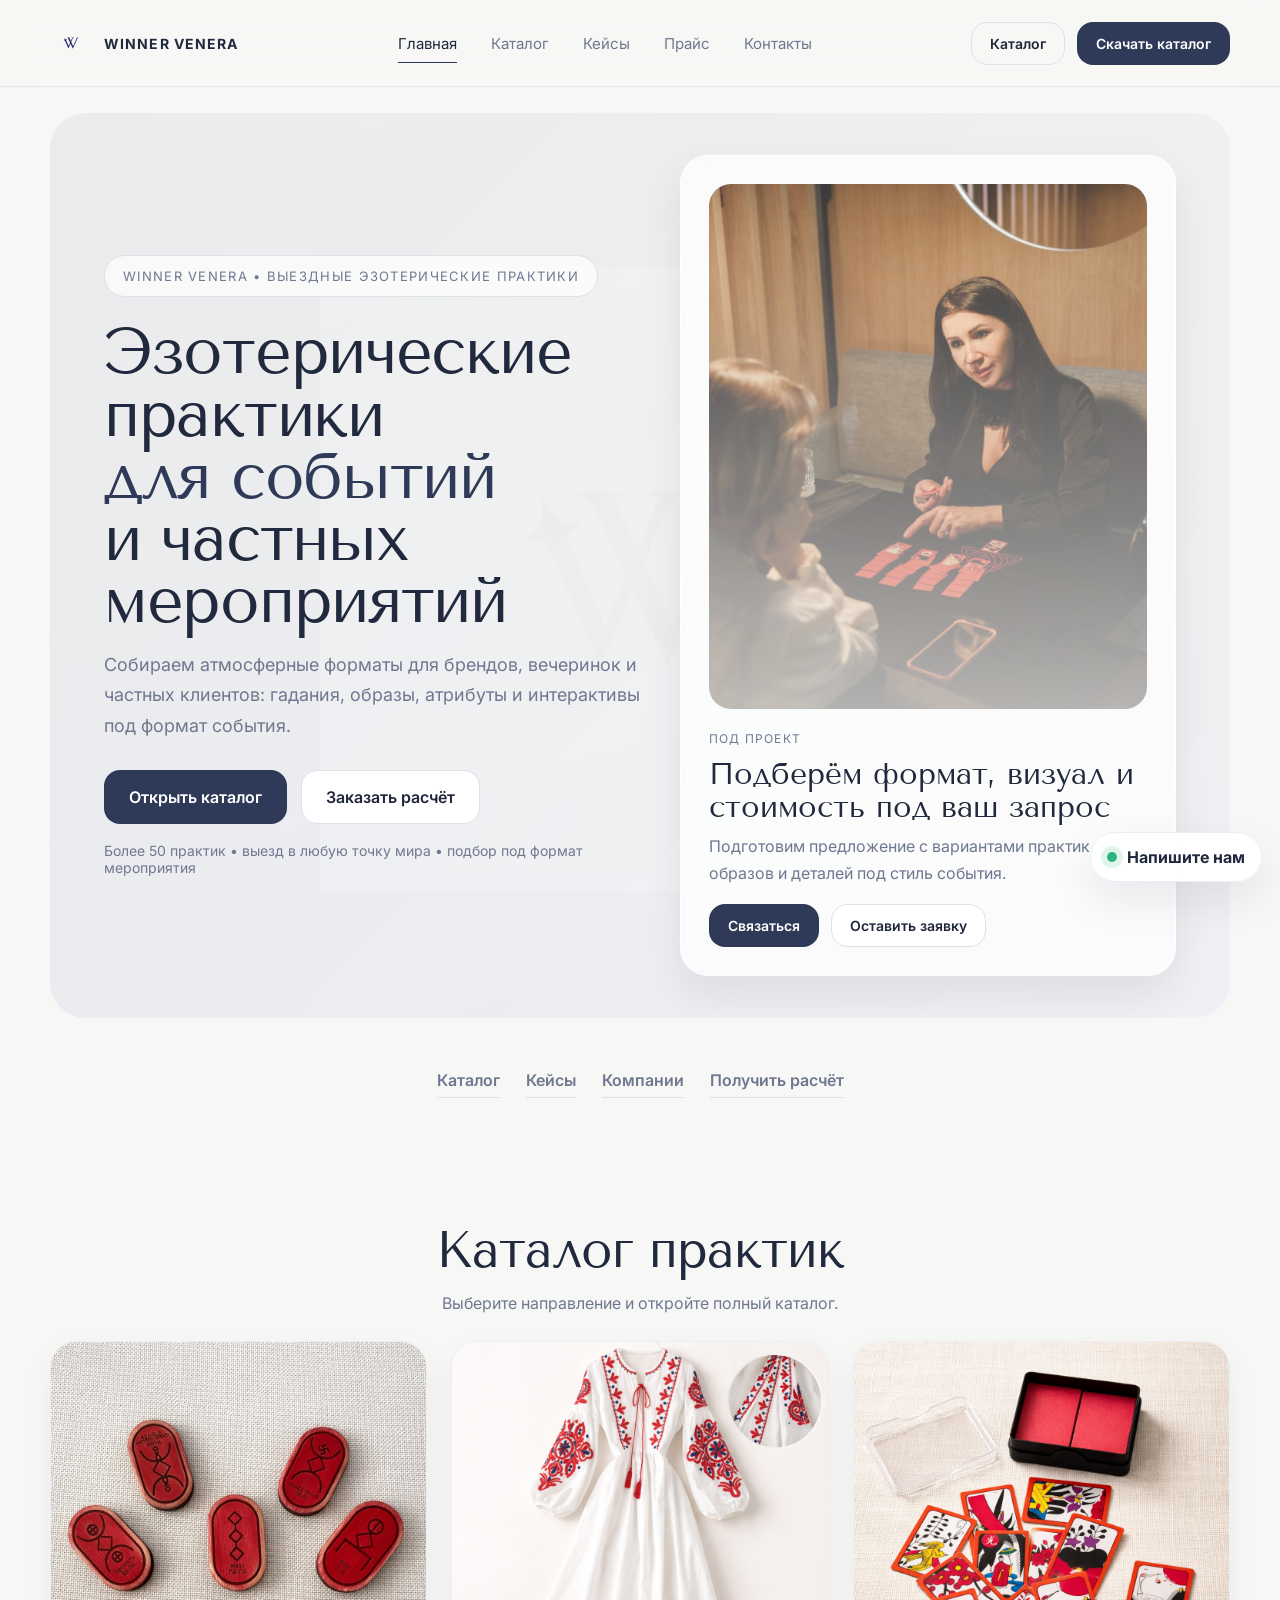
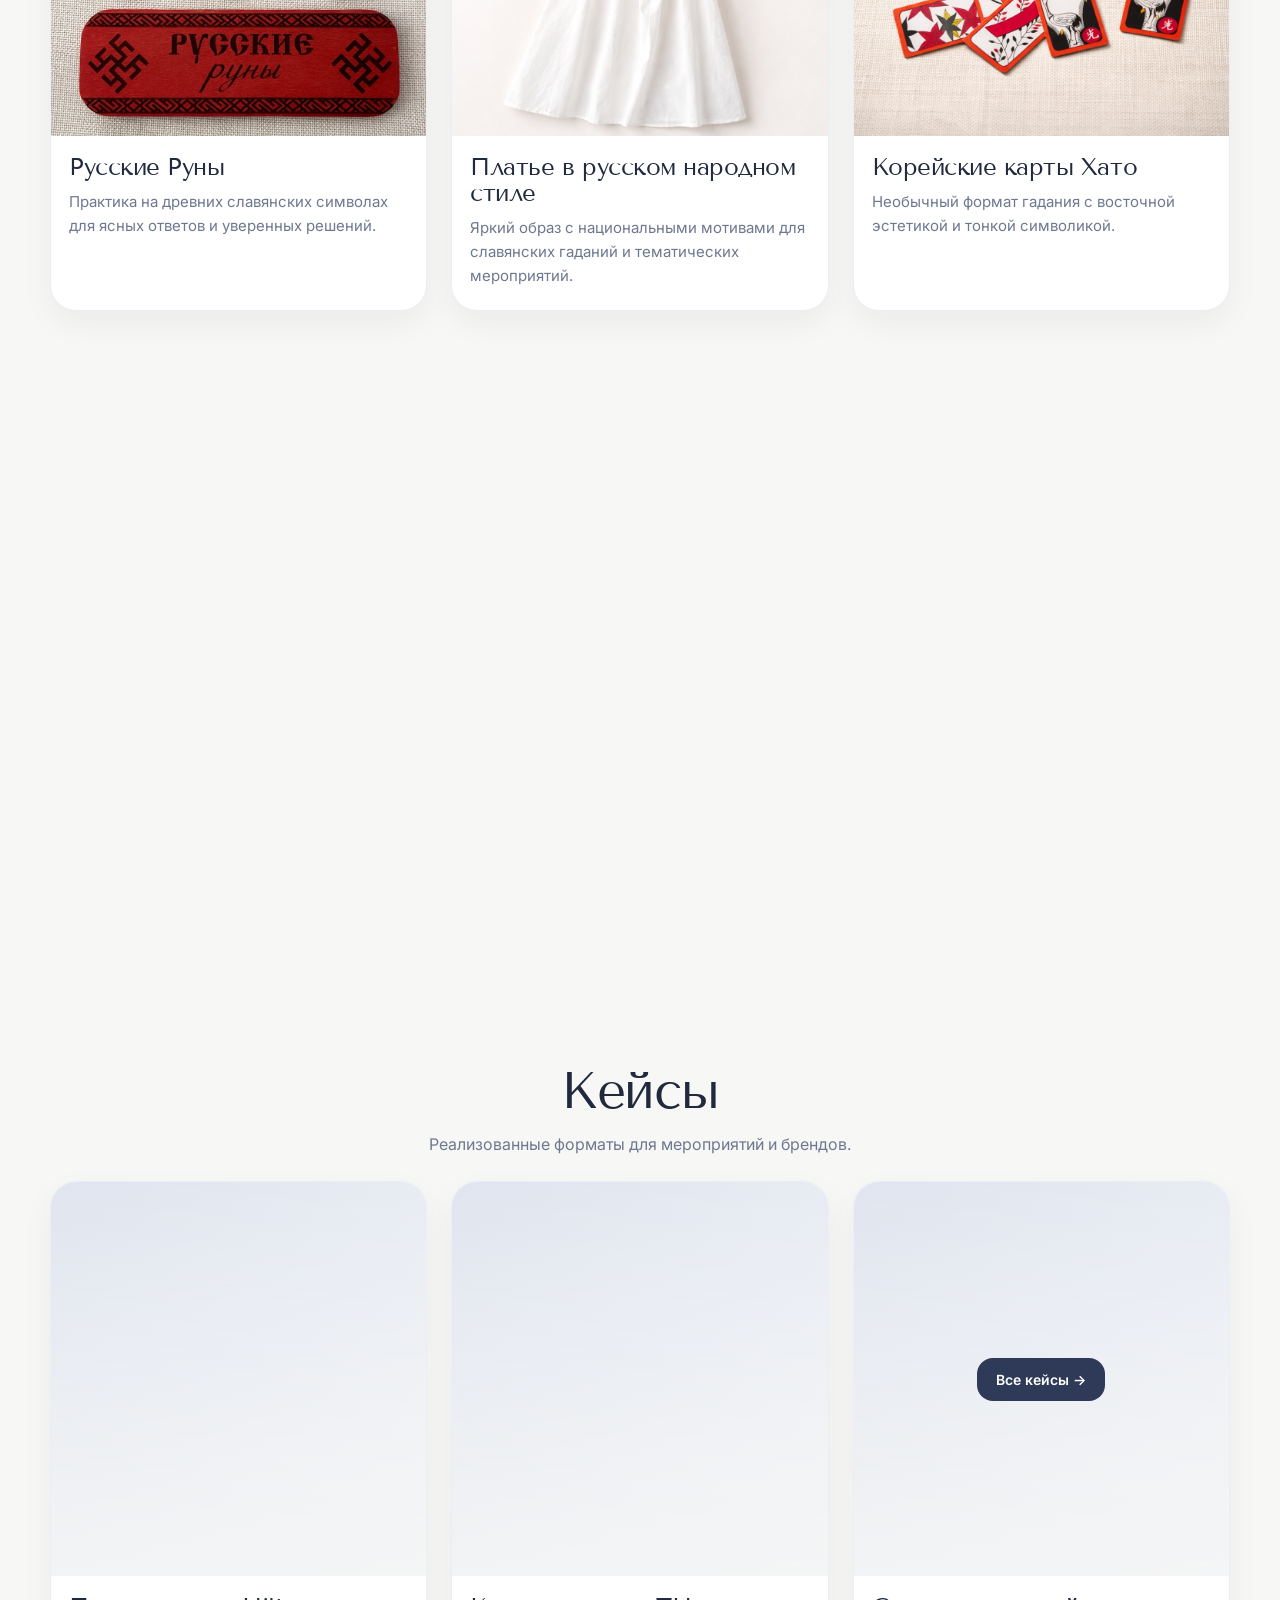
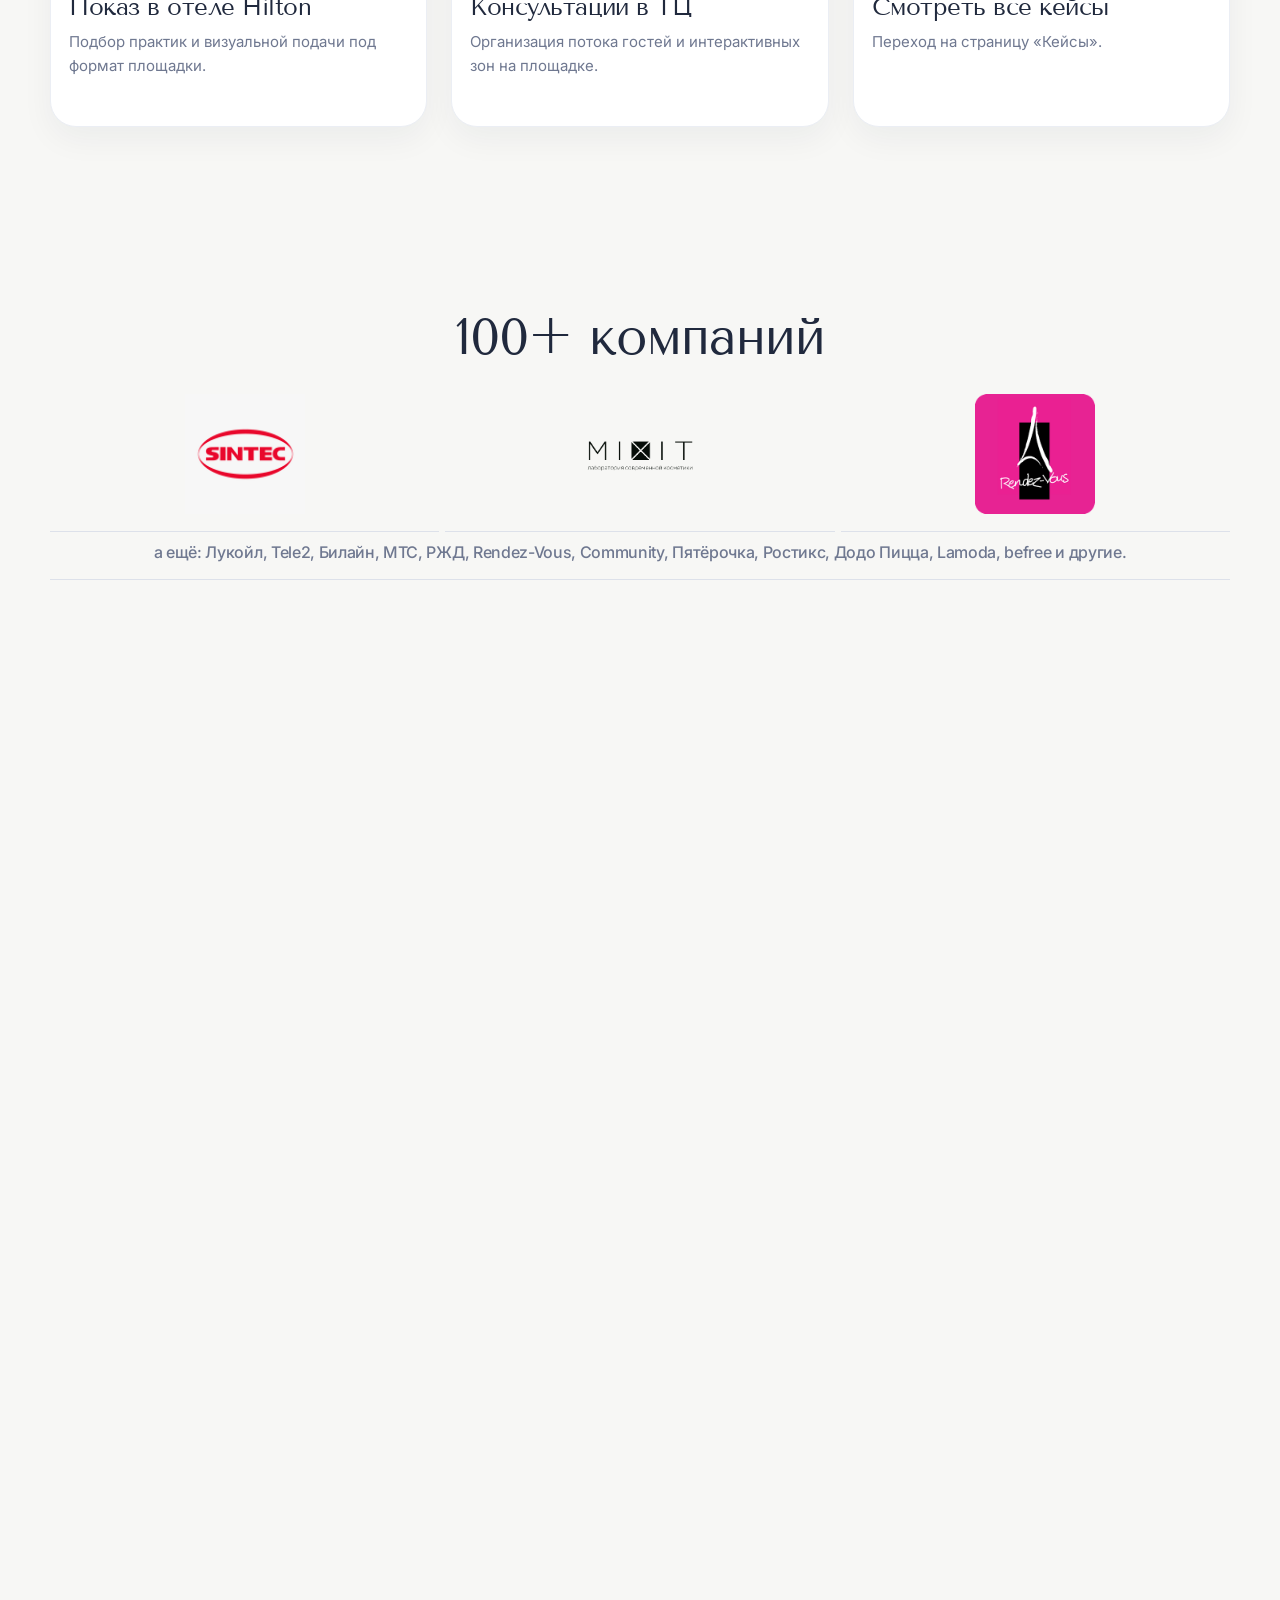
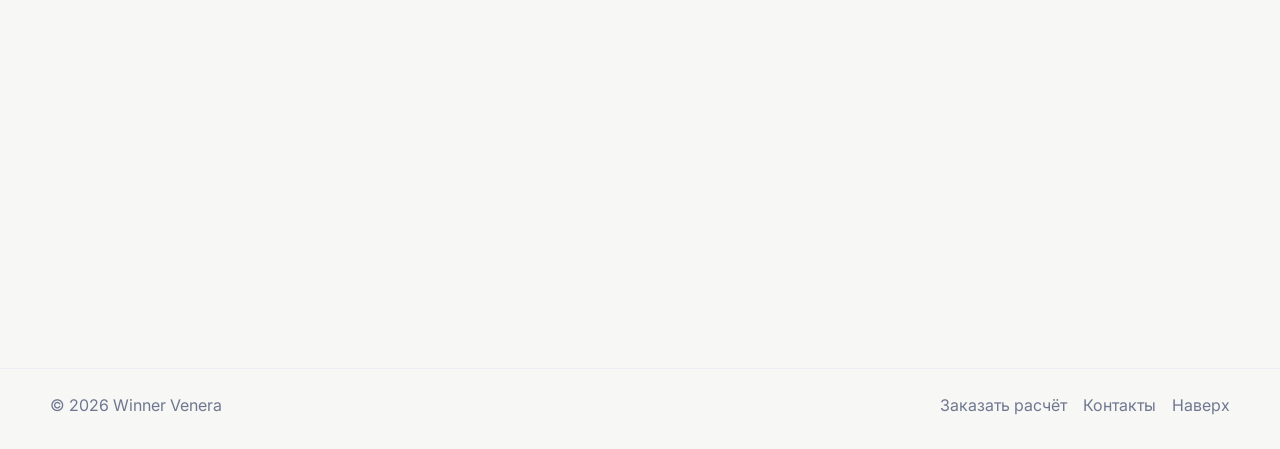
<file: index.html>
<!doctype html>
<html lang="ru">
<head>
  <meta charset="utf-8" />
  <meta name="viewport" content="width=device-width, initial-scale=1" />
  <title>Winner Venera — Главная</title>
  <link rel="stylesheet" href="assets/css/styles.css" />
</head>
<body>
<header class="header">
  <div class="container">
    <div class="nav">
      <a class="brand" href="index.html" aria-label="На главную">
        <div class="brand__mark"><img class="brand__logo" src="assets/img/logo.svg" alt="Winner Venera"></div>
        <div class="brand__name">Winner Venera</div>
      </a>

      <nav class="menu" aria-label="Основная навигация">
        <a class="is-active" href="index.html">Главная</a>
        <a href="catalog.html">Каталог</a>
        <a href="cases.html">Кейсы</a>
        <a href="price.html">Прайс</a>
        <a href="contacts.html">Контакты</a>
      </nav>

      <div class="nav__cta">
        <a class="btn btn--ghost btn--small" href="catalog.html">Каталог</a>
        <a class="btn btn--navy btn--small" href="price.html">Скачать каталог</a>
        <button class="burger" data-burger aria-label="Меню" aria-expanded="false">
          <span></span><span></span><span></span>
        </button>
      </div>
    </div>

    <div class="mobile-panel" data-mobile>
      <a class="is-active" href="index.html">Главная</a>
      <a href="catalog.html">Каталог</a>
      <a href="cases.html">Кейсы</a>
      <a href="price.html">Прайс</a>
      <a href="contacts.html">Контакты</a>
      <div class="mt-12" style="display:flex; gap:10px; flex-wrap:wrap; padding:0 8px;">
        <a class="btn btn--ghost btn--small" href="catalog.html">Каталог</a>
        <a class="btn btn--navy btn--small" href="price.html">Скачать каталог</a>
      </div>
    </div>
  </div>
</header>

<main>
<section class="hero reveal" id="top">
  <div class="container">
    <div class="hero-shell">
      <div class="hero-grid">
        <div class="hero-copy">
          <div class="hero-kicker">Winner Venera • выездные эзотерические практики</div>
          <h1 class="hero__title">Эзотерические практики<br><span>для событий</span><br>и частных мероприятий</h1>
          <p class="hero__text">
            Собираем атмосферные форматы для брендов, вечеринок и частных клиентов:
            гадания, образы, атрибуты и интерактивы под формат события.
          </p>

          <div class="hero-actions">
            <a class="btn btn--navy" href="catalog.html">Открыть каталог</a>
            <a class="btn" href="price.html">Заказать расчёт</a>
          </div>

          <div class="hero-note">Более 50 практик • выезд в любую точку мира • подбор под формат мероприятия</div>
        </div>

        <div class="hero-panel">
          <div class="hero-card">
            <div class="hero-card__art"></div>
            <div class="hero-card__content">
              <div class="hero-card__label">под проект</div>
              <div class="hero-card__title">Подберём формат, визуал и стоимость под ваш запрос</div>
              <p class="hero-card__text">
                Подготовим предложение с вариантами практик, образов и деталей под стиль события.
              </p>
              <div class="hero-card__actions">
                <a class="btn btn--navy btn--small" href="contacts.html">Связаться</a>
                <a class="btn btn--small" href="#calc">Оставить заявку</a>
              </div>
            </div>
          </div>
        </div>
      </div>
    </div>
  </div>
</section>

<section class="section section--tight reveal">
  <div class="container">
    <div class="quick-links">
      <a href="#catalog-preview">Каталог</a>
      <a href="#cases-preview">Кейсы</a>
      <a href="#brands">Компании</a>
      <a href="#calc">Получить расчёт</a>
    </div>
  </div>
</section>

<section class="section reveal" id="catalog-preview">
  <div class="container">
    <h2 class="section__title">Каталог практик</h2>
    <p class="section__subtitle">Выберите направление и откройте полный каталог.</p>

    <div class="grid mt-24">
      <article class="card">
        <div class="card__media"><img src="assets/img/catalog/gading-runes-russian.png" alt="Русские Руны" style="width:100%;height:100%;object-fit:cover;"></div>
        <div class="card__body">
          <h3 class="card__title">Русские Руны</h3>
          <p class="card__meta">Практика на древних славянских символах для ясных ответов и уверенных решений.</p>
        </div>
      </article>

      <article class="card">
        <div class="card__media"><img src="assets/img/catalog/costume-russian-dress.png" alt="Платье в русском народном стиле" style="width:100%;height:100%;object-fit:cover;"></div>
        <div class="card__body">
          <h3 class="card__title">Платье в русском народном стиле</h3>
          <p class="card__meta">Яркий образ с национальными мотивами для славянских гаданий и тематических мероприятий.</p>
        </div>
      </article>

      <article class="card">
        <div class="card__media"><img src="assets/img/catalog/gading-hato.png" alt="Корейские карты Хато" style="width:100%;height:100%;object-fit:cover;"></div>
        <div class="card__body">
          <h3 class="card__title">Корейские карты Хато</h3>
          <p class="card__meta">Необычный формат гадания с восточной эстетикой и тонкой символикой.</p>
        </div>
      </article>

      <article class="card">
        <div class="card__media"><img src="assets/img/catalog/costume-capes.png" alt="Накидки" style="width:100%;height:100%;object-fit:cover;"></div>
        <div class="card__body">
          <h3 class="card__title">Накидки</h3>
          <p class="card__meta">Универсальный элемент костюма для мистической, торжественной или сценической атмосферы.</p>
        </div>
      </article>

      <a class="card card--link" href="catalog.html" aria-label="Открыть весь каталог">
        <div class="card__media"><img src="assets/img/hero-bg.jpg" alt="Весь каталог Winner Venera" style="width:100%;height:100%;object-fit:cover;"></div>
        <div class="card__body">
          <h3 class="card__title">Смотреть весь каталог</h3>
          <p class="card__meta">Переход на страницу с разделами: гадание, костюмы, атрибуты и ткани.</p>
        </div>
      </a>
    </div>
  </div>
</section>

<section class="section reveal" id="cases-preview">
  <div class="container">
    <h2 class="section__title">Кейсы</h2>
    <p class="section__subtitle">Реализованные форматы для мероприятий и брендов.</p>

    <div class="grid mt-24">
      <article class="card">
        <div class="card__media"></div>
        <div class="card__body">
          <h3 class="card__title">Показ в отеле Hilton</h3>
          <p class="card__meta">Подбор практик и визуальной подачи под формат площадки.</p>
        </div>
      </article>

      <article class="card">
        <div class="card__media"></div>
        <div class="card__body">
          <h3 class="card__title">Консультации в ТЦ</h3>
          <p class="card__meta">Организация потока гостей и интерактивных зон на площадке.</p>
        </div>
      </article>

      <a class="card card--link" href="cases.html" aria-label="Открыть все кейсы">
        <div class="card__media">
          <div class="btn btn--navy btn--small">Все кейсы →</div>
        </div>
        <div class="card__body">
          <h3 class="card__title">Смотреть все кейсы</h3>
          <p class="card__meta">Переход на страницу «Кейсы».</p>
        </div>
      </a>
    </div>
  </div>
</section>

<section class="section reveal" id="brands">
  <div class="container">
    <h2 class="logo-wall__title">100+ компаний</h2>

    <div class="logo-wall">
      <div class="logo-item logo-item--media"><img src="assets/img/logos/sintek.png" alt="Синтек"></div>
      <div class="logo-item logo-item--media"><img src="assets/img/logos/mixit.png" alt="MIXIT"></div>
      <div class="logo-item logo-item--media"><img src="assets/img/logos/lukoil.png" alt="Лукойл"></div>
      <div class="logo-item logo-item--more">а ещё: Лукойл, Tele2, Билайн, МТС, РЖД, Rendez-Vous, Community, Пятёрочка, Ростикс, Додо Пицца, Lamoda, befree и другие.</div>
    </div>
  </div>
</section>

<section class="section reveal">
  <div class="container">
    <div class="split">
      <div class="photo" style="background-image:url('assets/img/about-photo.jpg');"></div>

      <div class="panel">
        <div class="kicker">Winner Venera</div>
        <h3 class="h2">Давайте знакомиться</h3>
        <div class="hr"></div>
        <p class="lead">
          Расскажите про мероприятие, на которое ищете эзотерические практики.
          Подготовим предложение в нужной стилистике и формате.
        </p>

        <div class="panel__actions">
          <a class="btn btn--navy" href="contacts.html">Написать в WhatsApp</a>
        </div>
      </div>
    </div>
  </div>
</section>

<section class="section reveal" id="calc">
  <div class="container">
    <div class="form">
      <div class="form__bg"></div>
      <div class="form__inner">
        <h2 class="form__title">Получите бесплатный расчёт</h2>
        <p class="form__sub">Подберём формат под ваше мероприятие и подготовим понятное предложение по стоимости.</p>

        <form class="form__row" data-demo-form>
          <input class="input" name="name" placeholder="Имя" required />
          <input class="input" name="phone" placeholder="+7 000 000-00-00" required />
          <button class="btn btn--navy" type="submit">Оставить заявку</button>
        </form>

        <div class="notice">Ответим и подготовим расчёт под ваш запрос.</div>
      </div>
    </div>
  </div>
</section>
</main>

<footer class="footer">
  <div class="container">
    <div class="footer__inner">
      <div>© <span id="y"></span> Winner Venera</div>
      <div style="display:flex; gap:16px; flex-wrap:wrap;">
        <a href="price.html">Заказать расчёт</a>
        <a href="contacts.html">Контакты</a>
        <a href="#top" onclick="window.scrollTo({top:0,behavior:'smooth'}); return false;">Наверх</a>
      </div>
    </div>
  </div>
</footer>

<script src="assets/js/main.js"></script>
<script>document.getElementById('y').textContent = new Date().getFullYear()</script>
</body>
</html>
</file>
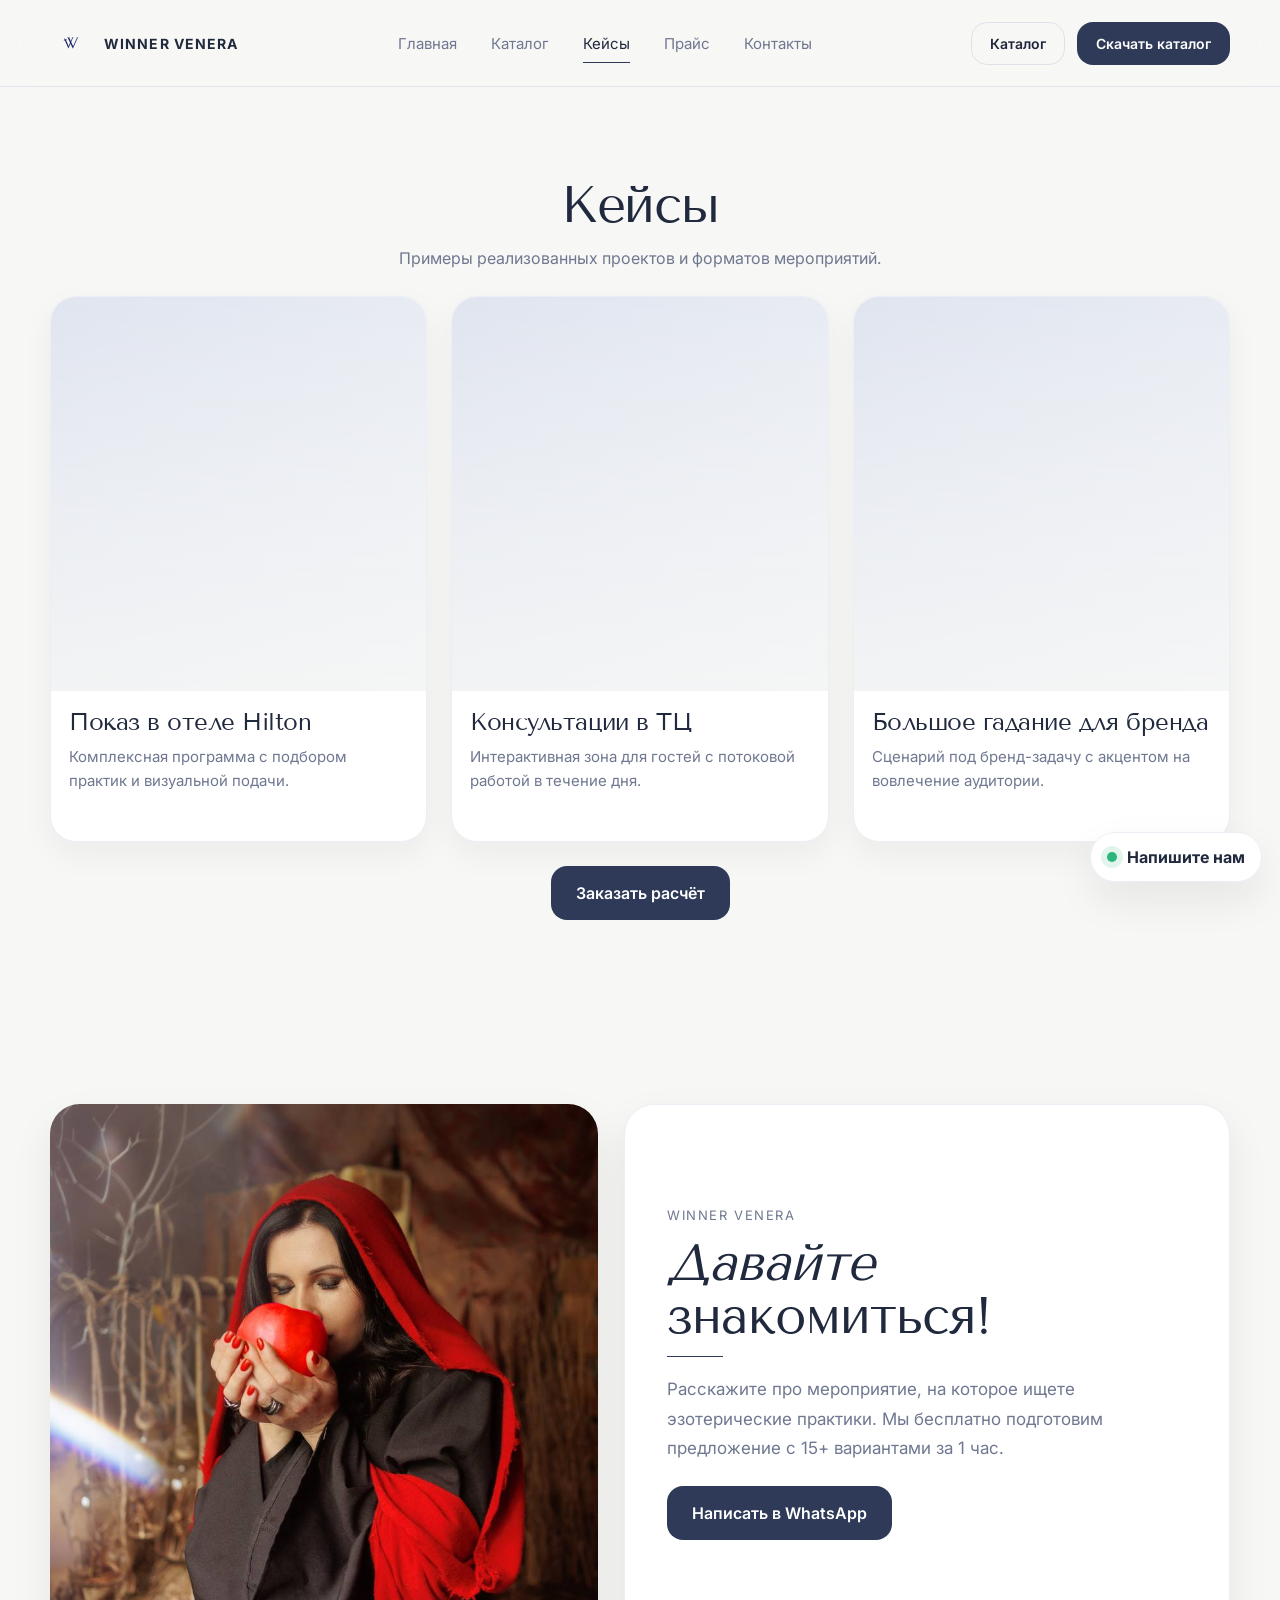
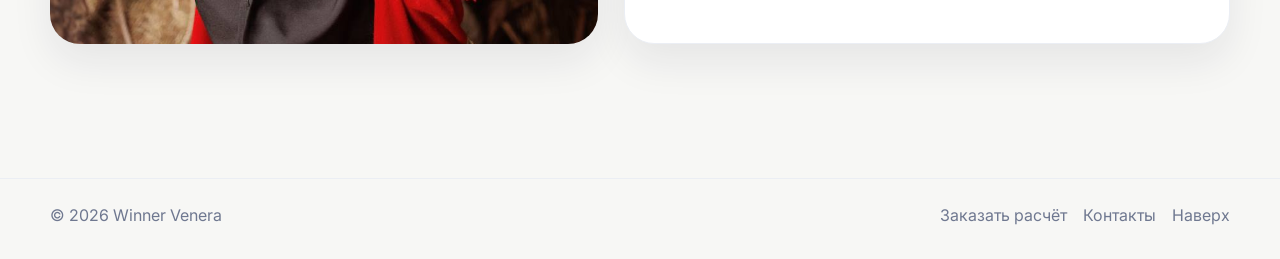
<file: cases.html>
<!doctype html>
<html lang="ru">
<head>
  <meta charset="utf-8" />
  <meta name="viewport" content="width=device-width, initial-scale=1" />
  <title>Winner Venera — Кейсы</title>
  <link rel="stylesheet" href="assets/css/styles.css" />
</head>
<body>
<header class="header">
  <div class="container">
    <div class="nav">
      <a class="brand" href="index.html" aria-label="На главную">
        <div class="brand__mark"><img class="brand__logo" src="assets/img/logo.svg" alt="Winner Venera"></div>
        <div class="brand__name">Winner Venera</div>
      </a>

      <nav class="menu" aria-label="Основная навигация">
        <a class="" href="index.html">Главная</a>
<a class="" href="catalog.html">Каталог</a>
<a class="is-active" href="cases.html">Кейсы</a>
<a class="" href="price.html">Прайс</a>
<a class="" href="contacts.html">Контакты</a>
      </nav>

      <div class="nav__cta">
        <a class="btn btn--ghost btn--small" href="catalog.html">Каталог</a>
        <a class="btn btn--navy btn--small" href="price.html">Скачать каталог</a>

        <button class="burger" data-burger aria-label="Меню" aria-expanded="false">
          <span></span><span></span><span></span>
        </button>
      </div>
    </div>

    <div class="mobile-panel" data-mobile>
      <a class="" href="index.html">Главная</a>
<a class="" href="catalog.html">Каталог</a>
<a class="is-active" href="cases.html">Кейсы</a>
<a class="" href="price.html">Прайс</a>
<a class="" href="contacts.html">Контакты</a>
      <div class="mt-12" style="display:flex; gap:10px; flex-wrap:wrap; padding:0 10px;">
        <a class="btn btn--ghost btn--small" href="catalog.html">Каталог</a>
        <a class="btn btn--navy btn--small" href="price.html">Скачать каталог</a>
      </div>
    </div>
  </div>
</header>

<main>

<section class="section" id="top">
  <div class="container">
    <h1 class="section__title">Кейсы</h1>
    <p class="section__subtitle">Примеры реализованных проектов и форматов мероприятий.</p>

    <div class="grid mt-24">
      <article class="card">
        <div class="card__media"></div>
        <div class="card__body">
          <h3 class="card__title">Показ в отеле Hilton</h3>
          <p class="card__meta">Комплексная программа с подбором практик и визуальной подачи.</p>
        </div>
      </article>

      <article class="card">
        <div class="card__media"></div>
        <div class="card__body">
          <h3 class="card__title">Консультации в ТЦ</h3>
          <p class="card__meta">Интерактивная зона для гостей с потоковой работой в течение дня.</p>
        </div>
      </article>

      <article class="card">
        <div class="card__media"></div>
        <div class="card__body">
          <h3 class="card__title">Большое гадание для бренда</h3>
          <p class="card__meta">Сценарий под бренд-задачу с акцентом на вовлечение аудитории.</p>
        </div>
      </article>
    </div>

    <div class="center mt-24">
      <a class="btn btn--navy" href="price.html">Заказать расчёт</a>
    </div>
  </div>
</section>

<section class="section">
  <div class="container">
    <div class="split">
      <div class="photo" style="background-image:url('assets/img/about-photo.jpg'); background-size:cover; background-position:center;"></div>

      <div class="panel">
        <div class="kicker">Winner Venera</div>
        <h3 class="h2"><em>Давайте</em> знакомиться!</h3>
        <div class="hr"></div>
        <p class="lead">
          Расскажите про мероприятие, на которое ищете эзотерические практики.
          Мы бесплатно подготовим предложение с 15+ вариантами за 1 час.
        </p>

        <div class="panel__actions">
          <a class="btn btn--navy" href="contacts.html">Написать в WhatsApp</a>
        </div>
      </div>
    </div>
  </div>
</section>

</main>

<footer class="footer">
  <div class="container">
    <div class="footer__inner">
      <div>© <span id="y"></span> Winner Venera</div>
      <div style="display:flex; gap:16px; flex-wrap:wrap;">
        <a href="price.html">Заказать расчёт</a>
        <a href="contacts.html">Контакты</a>
        <a href="#top" onclick="window.scrollTo({top:0,behavior:'smooth'}); return false;">Наверх</a>
      </div>
    </div>
  </div>
</footer>

<script src="assets/js/main.js"></script>
<script>document.getElementById('y').textContent = new Date().getFullYear()</script>
</body>
</html>
</file>
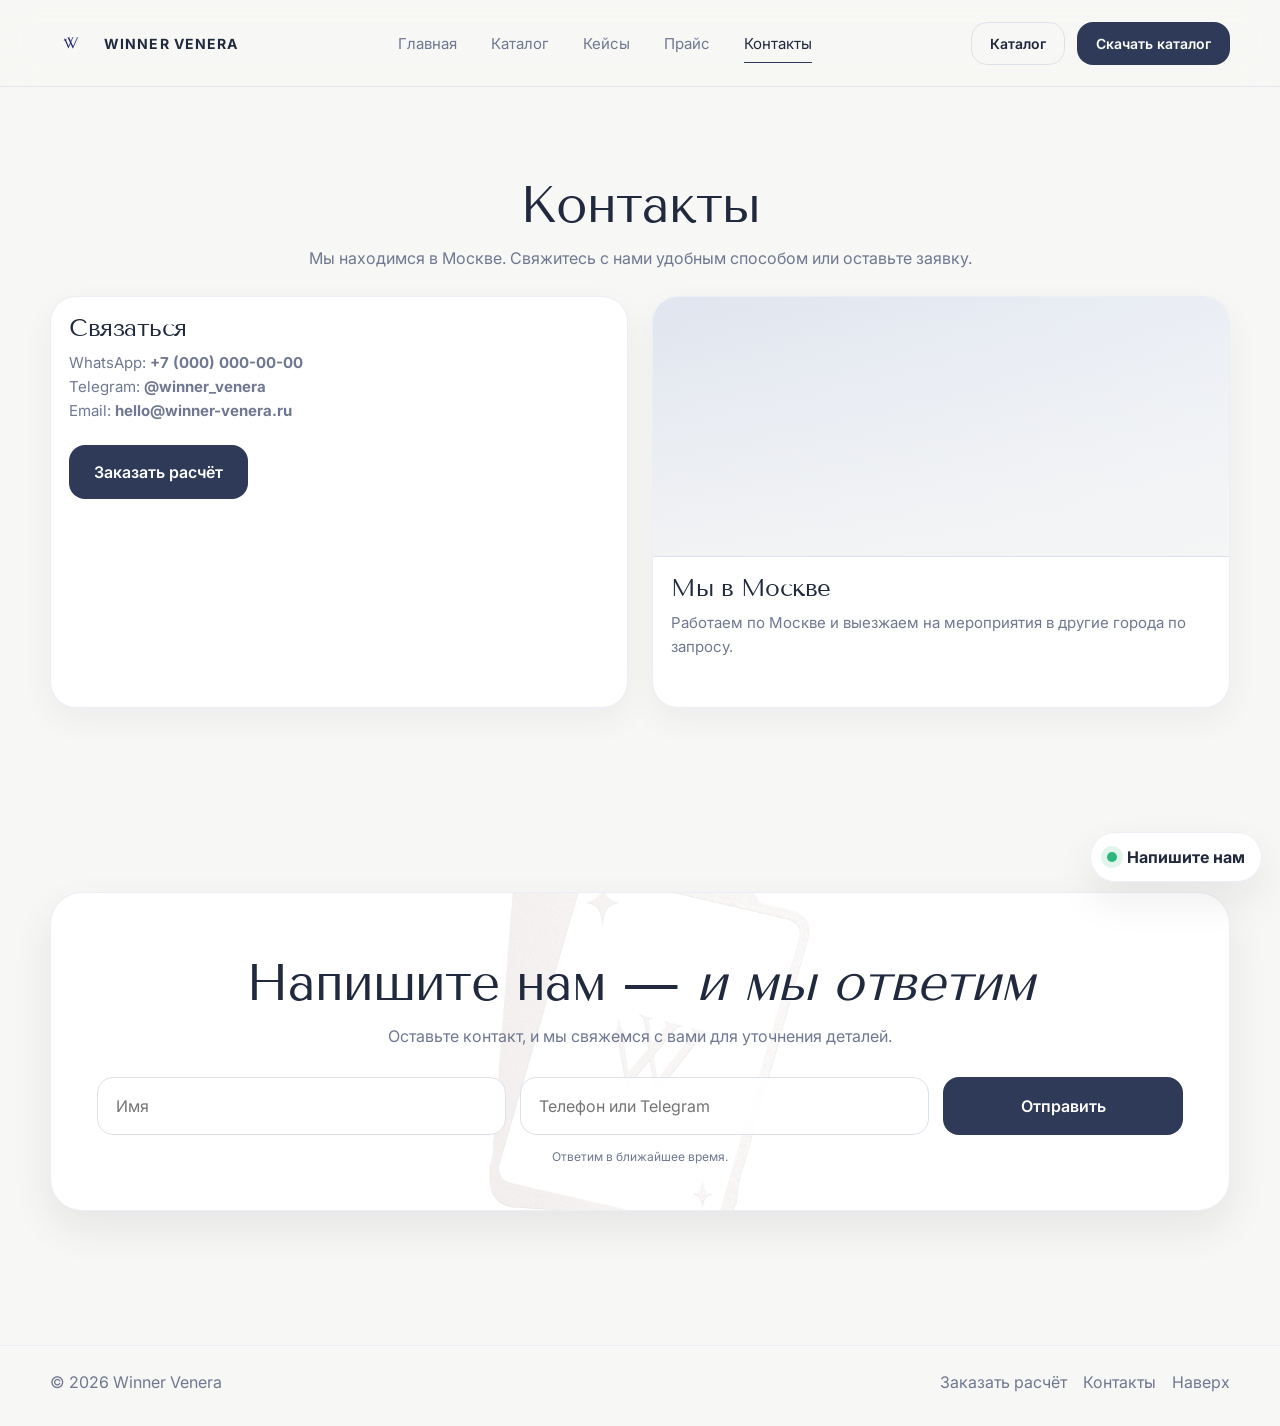
<file: contacts.html>
<!doctype html>
<html lang="ru">
<head>
  <meta charset="utf-8" />
  <meta name="viewport" content="width=device-width, initial-scale=1" />
  <title>Winner Venera — Контакты</title>
  <link rel="stylesheet" href="assets/css/styles.css" />
</head>
<body>
<header class="header">
  <div class="container">
    <div class="nav">
      <a class="brand" href="index.html" aria-label="На главную">
        <div class="brand__mark"><img class="brand__logo" src="assets/img/logo.svg" alt="Winner Venera"></div>
        <div class="brand__name">Winner Venera</div>
      </a>

      <nav class="menu" aria-label="Основная навигация">
        <a class="" href="index.html">Главная</a>
<a class="" href="catalog.html">Каталог</a>
<a class="" href="cases.html">Кейсы</a>
<a class="" href="price.html">Прайс</a>
<a class="is-active" href="contacts.html">Контакты</a>
      </nav>

      <div class="nav__cta">
        <a class="btn btn--ghost btn--small" href="catalog.html">Каталог</a>
        <a class="btn btn--navy btn--small" href="price.html">Скачать каталог</a>

        <button class="burger" data-burger aria-label="Меню" aria-expanded="false">
          <span></span><span></span><span></span>
        </button>
      </div>
    </div>

    <div class="mobile-panel" data-mobile>
      <a class="" href="index.html">Главная</a>
<a class="" href="catalog.html">Каталог</a>
<a class="" href="cases.html">Кейсы</a>
<a class="" href="price.html">Прайс</a>
<a class="is-active" href="contacts.html">Контакты</a>
      <div class="mt-12" style="display:flex; gap:10px; flex-wrap:wrap; padding:0 10px;">
        <a class="btn btn--ghost btn--small" href="catalog.html">Каталог</a>
        <a class="btn btn--navy btn--small" href="price.html">Скачать каталог</a>
      </div>
    </div>
  </div>
</header>

<main>

<section class="section" id="top">
  <div class="container">
    <h1 class="section__title">Контакты</h1>
    <p class="section__subtitle">Мы находимся в Москве. Свяжитесь с нами удобным способом или оставьте заявку.</p>

    <div class="grid mt-24">
      <div class="card" style="grid-column: span 6;">
        <div class="card__body">
          <h3 class="card__title">Связаться</h3>
          <p class="card__meta">
            WhatsApp: <strong>+7 (000) 000-00-00</strong><br/>
            Telegram: <strong>@winner_venera</strong><br/>
            Email: <strong>hello@winner-venera.ru</strong>
          </p>
          <div class="mt-12">
            <a class="btn btn--navy" href="price.html">Заказать расчёт</a>
          </div>
        </div>
      </div>

      <div class="card" style="grid-column: span 6;">
        <div class="card__media" style="height: 260px; border-bottom:1px solid var(--line);">
          <iframe
            title="Карта Москвы"
            src="https://www.openstreetmap.org/export/embed.html?bbox=37.35%2C55.57%2C37.90%2C55.92&amp;layer=mapnik"
            style="width:100%;height:100%;border:0;"
            loading="lazy"
            referrerpolicy="no-referrer-when-downgrade"
          ></iframe>
        </div>
        <div class="card__body">
          <h3 class="card__title">Мы в Москве</h3>
          <p class="card__meta">Работаем по Москве и выезжаем на мероприятия в другие города по запросу.</p>
        </div>
      </div>
    </div>
  </div>
</section>

<section class="section">
  <div class="container">
    <div class="form" style="--form-bg: url('assets/img/form-bg.jpg');">
      <div class="form__bg"></div>
      <div class="form__inner">
        <h2 class="form__title">Напишите нам — <em>и мы ответим</em></h2>
        <p class="form__sub">Оставьте контакт, и мы свяжемся с вами для уточнения деталей.</p>

        <form class="form__row" data-demo-form>
          <input class="input" name="name" placeholder="Имя" required />
          <input class="input" name="contact" placeholder="Телефон или Telegram" required />
          <button class="btn btn--navy" type="submit">Отправить</button>
        </form>

        <div class="notice">Ответим в ближайшее время.</div>
      </div>
    </div>
  </div>
</section>

</main>

<footer class="footer">
  <div class="container">
    <div class="footer__inner">
      <div>© <span id="y"></span> Winner Venera</div>
      <div style="display:flex; gap:16px; flex-wrap:wrap;">
        <a href="price.html">Заказать расчёт</a>
        <a href="contacts.html">Контакты</a>
        <a href="#top" onclick="window.scrollTo({top:0,behavior:'smooth'}); return false;">Наверх</a>
      </div>
    </div>
  </div>
</footer>

<script src="assets/js/main.js"></script>
<script>document.getElementById('y').textContent = new Date().getFullYear()</script>
</body>
</html>
</file>
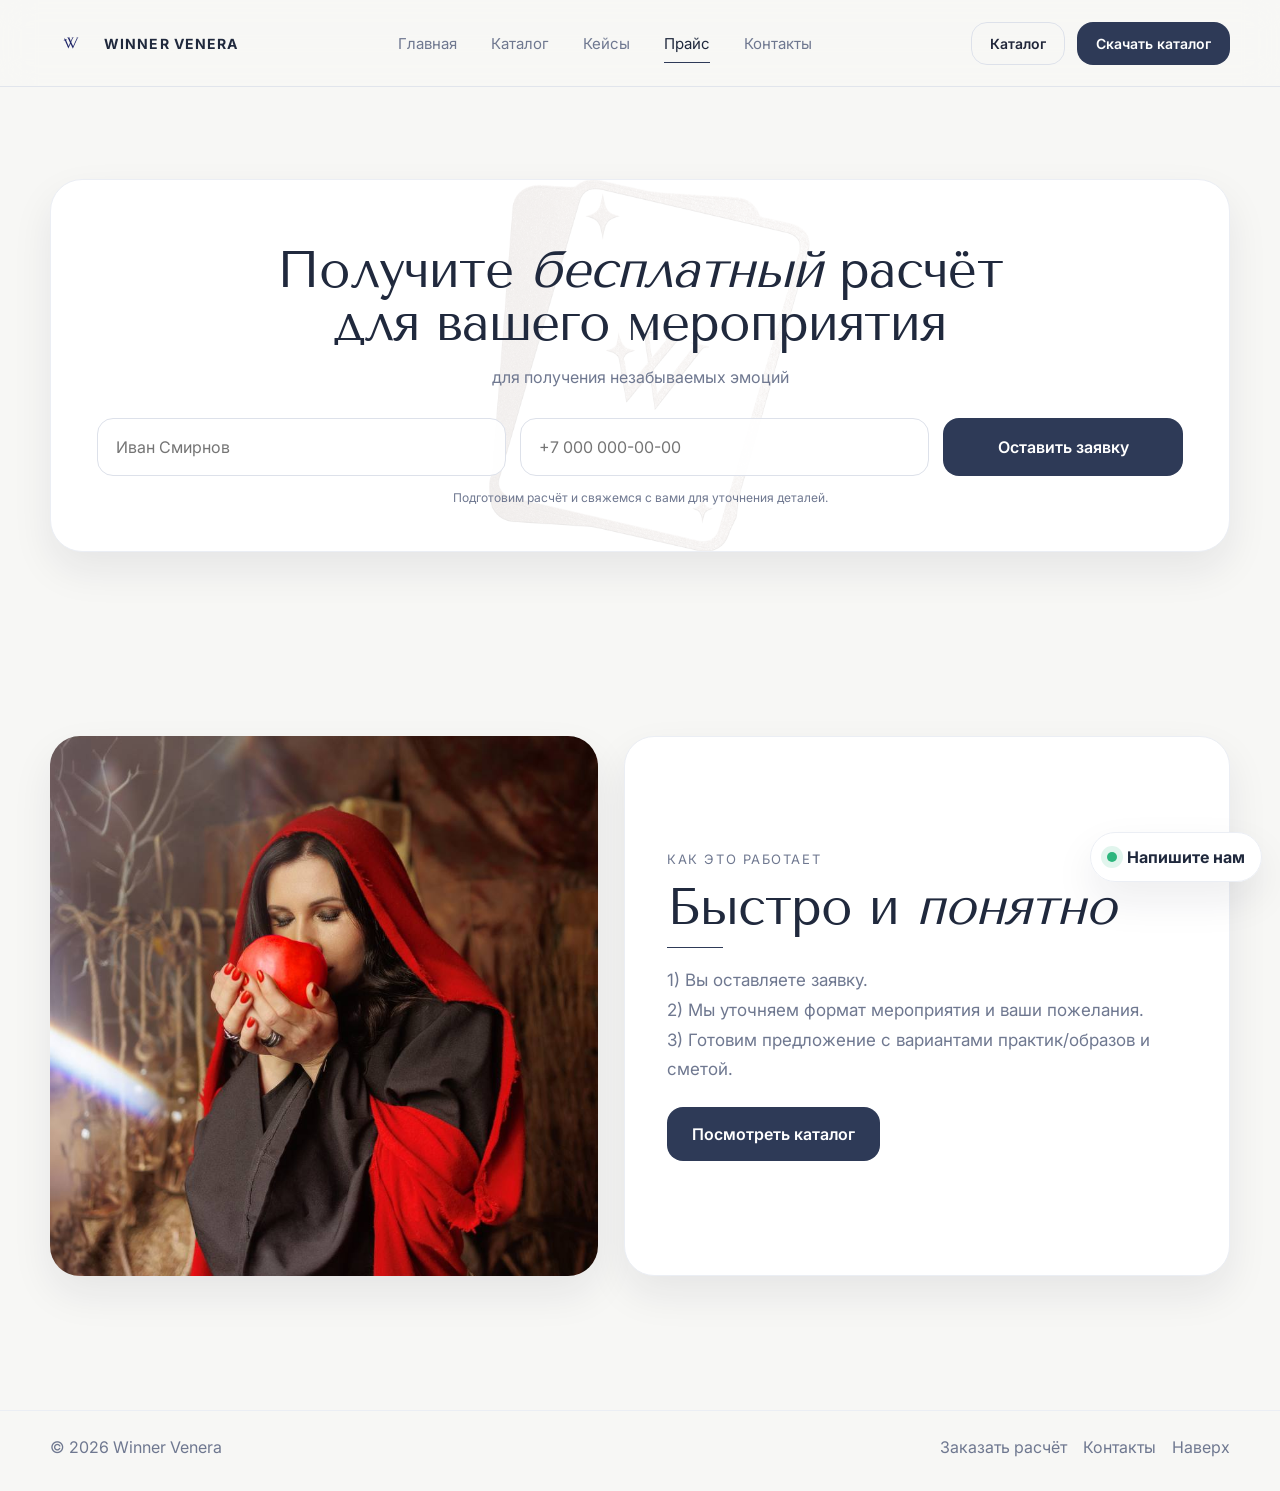
<file: price.html>
<!doctype html>
<html lang="ru">
<head>
  <meta charset="utf-8" />
  <meta name="viewport" content="width=device-width, initial-scale=1" />
  <title>Winner Venera — Прайс / Расчёт</title>
  <link rel="stylesheet" href="assets/css/styles.css" />
</head>
<body>
<header class="header">
  <div class="container">
    <div class="nav">
      <a class="brand" href="index.html" aria-label="На главную">
        <div class="brand__mark"><img class="brand__logo" src="assets/img/logo.svg" alt="Winner Venera"></div>
        <div class="brand__name">Winner Venera</div>
      </a>

      <nav class="menu" aria-label="Основная навигация">
        <a class="" href="index.html">Главная</a>
<a class="" href="catalog.html">Каталог</a>
<a class="" href="cases.html">Кейсы</a>
<a class="is-active" href="price.html">Прайс</a>
<a class="" href="contacts.html">Контакты</a>
      </nav>

      <div class="nav__cta">
        <a class="btn btn--ghost btn--small" href="catalog.html">Каталог</a>
        <a class="btn btn--navy btn--small" href="price.html">Скачать каталог</a>

        <button class="burger" data-burger aria-label="Меню" aria-expanded="false">
          <span></span><span></span><span></span>
        </button>
      </div>
    </div>

    <div class="mobile-panel" data-mobile>
      <a class="" href="index.html">Главная</a>
<a class="" href="catalog.html">Каталог</a>
<a class="" href="cases.html">Кейсы</a>
<a class="is-active" href="price.html">Прайс</a>
<a class="" href="contacts.html">Контакты</a>
      <div class="mt-12" style="display:flex; gap:10px; flex-wrap:wrap; padding:0 10px;">
        <a class="btn btn--ghost btn--small" href="catalog.html">Каталог</a>
        <a class="btn btn--navy btn--small" href="price.html">Скачать каталог</a>
      </div>
    </div>
  </div>
</header>

<main>

<section class="section" id="top">
  <div class="container">
    <div class="form" style="--form-bg: url('assets/img/form-bg.jpg');">
      <div class="form__bg"></div>
      <div class="form__inner">
        <h1 class="form__title">Получите <em>бесплатный</em> расчёт<br/>для вашего мероприятия</h1>
        <p class="form__sub">для получения незабываемых эмоций</p>

        <form class="form__row" data-demo-form>
          <input class="input" name="name" placeholder="Иван Смирнов" required />
          <input class="input" name="phone" placeholder="+7 000 000-00-00" required />
          <button class="btn btn--navy" type="submit">Оставить заявку</button>
        </form>

        <div class="notice">Подготовим расчёт и свяжемся с вами для уточнения деталей.</div>
      </div>
    </div>
  </div>
</section>

<section class="section">
  <div class="container">
    <div class="split">
      <div class="photo" style="background-image:url('assets/img/about-photo.jpg'); background-size:cover; background-position:center;"></div>

      <div class="panel">
        <div class="kicker">Как это работает</div>
        <h3 class="h2">Быстро и <em>понятно</em></h3>
        <div class="hr"></div>
        <p class="lead">
          1) Вы оставляете заявку.<br/>
          2) Мы уточняем формат мероприятия и ваши пожелания.<br/>
          3) Готовим предложение с вариантами практик/образов и сметой.
        </p>

        <div class="panel__actions">
          <a class="btn btn--navy" href="catalog.html">Посмотреть каталог</a>
        </div>
      </div>
    </div>
  </div>
</section>

</main>

<footer class="footer">
  <div class="container">
    <div class="footer__inner">
      <div>© <span id="y"></span> Winner Venera</div>
      <div style="display:flex; gap:16px; flex-wrap:wrap;">
        <a href="price.html">Заказать расчёт</a>
        <a href="contacts.html">Контакты</a>
        <a href="#top" onclick="window.scrollTo({top:0,behavior:'smooth'}); return false;">Наверх</a>
      </div>
    </div>
  </div>
</footer>

<script src="assets/js/main.js"></script>
<script>document.getElementById('y').textContent = new Date().getFullYear()</script>
</body>
</html>
</file>
<file: assets/css/styles.css>
@import url('https://fonts.googleapis.com/css2?family=Inter:wght@400;500;600;700;800&family=Tenor+Sans&display=swap');

:root{
  --bg:#f7f7f5;
  --surface:#ffffff;
  --surface-2:#f1f2f6;
  --ink:#20263a;
  --muted:#6f7890;
  --navy:#2e3a57;
  --navy-deep:#20293d;
  --line:#dde1ea;
  --soft-line:#ebeef4;
  --shadow:0 18px 40px rgba(23,30,50,.08);
  --radius-xl:32px;
  --radius-lg:24px;
  --radius-md:18px;
  --container:1180px;
}

*{box-sizing:border-box}
html,body{height:100%}
html{scroll-behavior:smooth}
body{
  margin:0;
  background:var(--bg);
  color:var(--ink);
  font-family:'Inter',system-ui,-apple-system,Segoe UI,Roboto,Arial,sans-serif;
  -webkit-font-smoothing:antialiased;
  text-rendering:optimizeLegibility;
}
a{color:inherit;text-decoration:none}
img{max-width:100%;display:block}
button,input{font:inherit}

.container{
  width:min(var(--container), calc(100% - 32px));
  margin:0 auto;
}

/* Typography */
h1,h2,h3,.section__title,.h2,.form__title,.hero__title,.logo-wall__title{
  font-family:'Tenor Sans', Arial, sans-serif;
  font-weight:400;
  letter-spacing:-.02em;
}
.section__title{
  margin:0;
  text-align:center;
  color:var(--navy-deep);
  font-size:clamp(34px, 4vw, 62px);
  line-height:1.02;
}
.section__subtitle{
  margin:14px auto 0;
  max-width:780px;
  text-align:center;
  color:var(--muted);
  font-size:16px;
  line-height:1.65;
}

/* Header */
.header{
  position:sticky;
  top:0;
  z-index:60;
  background:rgba(247,247,245,.88);
  backdrop-filter:blur(16px);
  border-bottom:1px solid rgba(221,225,234,.8);
}
.nav{
  min-height:86px;
  display:grid;
  grid-template-columns:auto 1fr auto;
  align-items:center;
  gap:18px;
}
.brand{
  display:flex;
  align-items:center;
  gap:12px;
  min-width:120px;
}
.brand__mark{
  width:auto;
  height:auto;
  border:0;
  background:transparent;
  padding:0;
  display:block;
}
.brand__logo{
  width:42px;
  height:42px;
  object-fit:contain;
}
.brand__name{
  font-size:14px;
  font-weight:700;
  letter-spacing:.08em;
  text-transform:uppercase;
  color:var(--navy-deep);
}

.menu{
  display:flex;
  justify-content:center;
  gap:34px;
  font-size:15px;
  color:var(--muted);
}
.menu a{
  position:relative;
  padding:10px 0;
  transition:.2s ease;
}
.menu a::after{
  content:"";
  position:absolute;
  left:0;
  bottom:0;
  width:100%;
  height:1px;
  background:var(--navy);
  transform:scaleX(0);
  transform-origin:left;
  transition:.22s ease;
}
.menu a:hover,
.menu a.is-active{color:var(--navy-deep)}
.menu a:hover::after,
.menu a.is-active::after{transform:scaleX(1)}

.nav__cta{
  display:flex;
  align-items:center;
  gap:12px;
}
.btn{
  display:inline-flex;
  align-items:center;
  justify-content:center;
  gap:10px;
  padding:16px 24px;
  border-radius:16px;
  border:1px solid var(--line);
  background:var(--surface);
  color:var(--ink);
  font-weight:600;
  cursor:pointer;
  transition:transform .18s ease, box-shadow .18s ease, border-color .18s ease, background .18s ease;
}
.btn:hover{
  transform:translateY(-1px);
  box-shadow:0 14px 28px rgba(23,30,50,.10);
}
.btn--navy{
  background:var(--navy);
  color:#fff;
  border-color:transparent;
}
.btn--ghost{
  background:transparent;
}
.btn--small{
  padding:12px 18px;
  font-size:14px;
}
.btn--block{width:100%}

.burger{
  display:none;
  width:44px;height:44px;
  border-radius:14px;
  border:1px solid var(--line);
  background:var(--surface);
}
.burger span{
  width:18px;height:2px;border-radius:2px;background:var(--navy);
  display:block;margin:5px auto;
}
.mobile-panel{
  display:none;
  padding:12px 0 16px;
  border-top:1px solid var(--soft-line);
}
.mobile-panel a{
  display:block;
  padding:12px 8px;
  color:var(--muted);
}
.mobile-panel a.is-active{color:var(--navy-deep)}

/* Generic sections */
.section{padding:92px 0}
.section--tight{padding:34px 0}
.center{display:flex;justify-content:center}
.mt-12{margin-top:12px}
.mt-24{margin-top:24px}
.hidden{display:none !important}

/* Hero closer to reference */
.hero{
  padding:26px 0 18px;
}
.hero-shell{
  position:relative;
  overflow:hidden;
  border-radius:36px;
  min-height:640px;
  background:
    linear-gradient(135deg, rgba(46,58,87,.06), rgba(46,58,87,.02)),
    linear-gradient(180deg, #f7f7f5, #f3f4f7);
}
.hero-shell::before{
  content:"";
  position:absolute;
  inset:0;
  background-image:url('../img/hero-bg.jpg');
  background-repeat:no-repeat;
  background-position:center 55%;
  background-size:min(640px, 62vw);
  opacity:.18;
  pointer-events:none;
}
.hero-grid{
  position:relative;
  z-index:1;
  min-height:640px;
  display:grid;
  grid-template-columns:1.05fr .95fr;
  align-items:center;
  gap:28px;
  padding:42px 54px;
}
.hero-copy{
  max-width:620px;
}
.hero-kicker{
  display:inline-flex;
  align-items:center;
  padding:12px 18px;
  border:1px solid var(--line);
  border-radius:999px;
  background:rgba(255,255,255,.72);
  color:var(--muted);
  font-size:13px;
  letter-spacing:.10em;
  text-transform:uppercase;
}
.hero__title{
  margin:24px 0 18px;
  font-size:clamp(42px, 5vw, 82px);
  line-height:.97;
  color:var(--navy-deep);
}
.hero__title span{
  color:var(--navy);
}
.hero__text{
  margin:0;
  max-width:560px;
  color:var(--muted);
  font-size:18px;
  line-height:1.7;
}
.hero-actions{
  display:flex;
  gap:14px;
  flex-wrap:wrap;
  margin-top:28px;
}
.hero-note{
  margin-top:18px;
  color:var(--muted);
  font-size:14px;
}
.hero-panel{
  align-self:stretch;
  display:flex;
  align-items:center;
  justify-content:center;
}
.hero-card{
  width:min(100%, 500px);
  background:rgba(255,255,255,.74);
  border:1px solid rgba(255,255,255,.8);
  backdrop-filter:blur(10px);
  border-radius:28px;
  box-shadow:var(--shadow);
  padding:28px;
}
.hero-card__art{
  border-radius:22px;
  aspect-ratio:4 / 4.8;
  background:
    linear-gradient(180deg, rgba(247,247,245,.2), rgba(247,247,245,.72)),
    url('../img/hero-project-photo.jpg') center/cover no-repeat;
}
.hero-card__content{
  padding-top:22px;
}
.hero-card__label{
  color:var(--muted);
  font-size:12px;
  letter-spacing:.10em;
  text-transform:uppercase;
}
.hero-card__title{
  margin:12px 0 10px;
  font-family:'Tenor Sans', Arial, sans-serif;
  font-size:30px;
  line-height:1.08;
  color:var(--navy-deep);
}
.hero-card__text{
  margin:0;
  color:var(--muted);
  line-height:1.65;
}
.hero-card__actions{
  display:flex;
  gap:12px;
  flex-wrap:wrap;
  margin-top:18px;
}

/* Quick links */
.quick-links{
  display:flex;
  gap:26px;
  justify-content:center;
  flex-wrap:wrap;
}
.quick-links a{
  color:var(--muted);
  font-weight:600;
  position:relative;
  padding-bottom:8px;
}
.quick-links a::after{
  content:"";
  position:absolute;
  left:0;bottom:0;
  width:100%;height:1px;
  background:var(--line);
}
.quick-links a:hover{color:var(--navy)}

/* Catalog tabs */
.switch{
  display:grid;
  grid-template-columns:repeat(4, minmax(0,1fr));
  gap:10px;
  padding:8px;
  border-radius:20px;
  background:rgba(255,255,255,.72);
  border:1px solid var(--soft-line);
}
.switch button{
  min-height:48px;
  width:100%;
  display:flex;
  align-items:center;
  justify-content:center;
  text-align:center;
  border:1px solid var(--line);
  border-radius:14px;
  background:#fff;
  color:var(--muted);
  font-weight:700;
  line-height:1.2;
  cursor:pointer;
  transition:.18s ease;
}
.switch button:hover{
  color:var(--navy-deep);
  border-color:rgba(46,58,87,.28);
}
.switch button.is-active{
  background:var(--navy);
  border-color:var(--navy);
  color:#fff;
  box-shadow:0 10px 22px rgba(46,58,87,.24);
}

/* Cards */
.grid{
  display:grid;
  grid-template-columns:repeat(12, minmax(0,1fr));
  gap:24px;
  align-items:stretch;
}
.card{
  grid-column:span 4;
  display:flex;
  flex-direction:column;
  min-height:100%;
  background:var(--surface);
  border:1px solid var(--soft-line);
  border-radius:26px;
  overflow:hidden;
  box-shadow:0 12px 32px rgba(23,30,50,.05);
  transition:transform .18s ease, box-shadow .18s ease;
}
.card:hover{
  transform:translateY(-4px);
  box-shadow:0 20px 36px rgba(23,30,50,.08);
}
.card__media{
  aspect-ratio: 4 / 4.2;
  background:
    linear-gradient(180deg, rgba(247,247,245,.16), rgba(247,247,245,.72)),
    linear-gradient(135deg, #dbe1ee, #eef1f7);
}
.card__body{
  display:flex;
  flex-direction:column;
  gap:10px;
  padding:18px 18px 22px;
  min-height:150px;
}
.card__title{
  margin:0;
  font-size:24px;
  line-height:1.08;
  color:var(--navy-deep);
}
.card__meta{
  margin:0;
  color:var(--muted);
  line-height:1.6;
  font-size:15px;
}
.card--link{
  justify-content:center;
  text-align:left;
}
.card--link .card__media{
  display:grid;
  place-items:center;
}
.catalog-card{
  cursor:pointer;
}
.catalog-card:focus-visible{
  outline:3px solid rgba(46,58,87,.22);
  outline-offset:2px;
}
.catalog-card__media{
  overflow:hidden;
}
.catalog-card__media img{
  width:100%;
  height:100%;
  object-fit:cover;
  transition:transform .24s ease;
}
.catalog-card:hover .catalog-card__media img{
  transform:scale(1.04);
}

/* Catalog modal */
body.is-modal-open{
  overflow:hidden;
}
.catalog-modal{
  position:fixed;
  inset:0;
  z-index:120;
  display:grid;
  place-items:center;
  padding:24px;
}
.catalog-modal[hidden]{
  display:none;
}
.catalog-modal__backdrop{
  position:absolute;
  inset:0;
  background:rgba(19,25,40,.58);
}
.catalog-modal__dialog{
  position:relative;
  z-index:1;
  width:min(880px, 100%);
  max-height:min(88vh, 900px);
  overflow:auto;
  background:#fff;
  border:1px solid var(--soft-line);
  border-radius:24px;
  box-shadow:0 26px 60px rgba(10,17,31,.3);
  display:grid;
  grid-template-columns:minmax(0, .95fr) minmax(0, 1.05fr);
}
.catalog-modal__close{
  position:absolute;
  top:12px;
  right:12px;
  width:40px;
  height:40px;
  border-radius:12px;
  border:1px solid var(--line);
  background:#fff;
  color:var(--ink);
  font-size:20px;
  cursor:pointer;
}
.catalog-modal__media{
  min-height:320px;
}
.catalog-modal__media img{
  width:100%;
  height:100%;
  object-fit:cover;
}
.catalog-modal__content{
  padding:30px 28px 28px;
}
.catalog-modal__title{
  margin:0;
  font-size:34px;
  line-height:1.05;
  color:var(--navy-deep);
}
.catalog-modal__text{
  margin:16px 0 0;
  color:var(--muted);
  line-height:1.75;
  font-size:16px;
}
.catalog-modal__actions{
  margin-top:24px;
  display:flex;
  flex-wrap:wrap;
  gap:10px;
}

/* companies */
.logo-wall{
  margin-top:28px;
  display:grid;
  grid-template-columns:repeat(3, minmax(0,1fr));
  gap:8px 6px;
}
.logo-item{
  padding:0 0 14px;
  border-bottom:1px solid var(--line);
  color:var(--navy);
  font-size:20px;
  font-weight:700;
  letter-spacing:-.02em;
}
.logo-item--media{
  min-height:140px;
  display:flex;
  align-items:center;
  justify-content:center;
  text-align:center;
}
.logo-item--media img{
  max-width:440px;
  max-height:120px;
  width:auto;
  height:auto;
  object-fit:contain;
}
.logo-item--more{
  grid-column:1 / -1;
  color:var(--muted);
  font-size:16px;
  font-weight:500;
  line-height:1.6;
  text-align:center;
}
.logo-wall__title{
  margin:0;
  text-align:center;
  color:var(--navy-deep);
  font-size:clamp(34px, 4vw, 58px);
  line-height:1.02;
}

/* Split/about */
.split{
  display:grid;
  grid-template-columns:.95fr 1.05fr;
  gap:26px;
  align-items:stretch;
}
.photo{
  min-height:540px;
  border-radius:30px;
  background:center/cover no-repeat;
  box-shadow:var(--shadow);
}
.panel{
  background:var(--surface);
  border:1px solid var(--soft-line);
  border-radius:30px;
  box-shadow:var(--shadow);
  padding:42px;
  display:flex;
  flex-direction:column;
  justify-content:center;
}
.kicker{
  color:var(--muted);
  font-size:13px;
  letter-spacing:.12em;
  text-transform:uppercase;
}
.h2{
  margin:14px 0 14px;
  font-size:clamp(32px, 4vw, 56px);
  line-height:1.02;
  color:var(--navy-deep);
}
.hr{
  width:56px;height:1px;background:var(--navy);margin:0 0 18px;
}
.lead{
  margin:0;
  color:var(--muted);
  line-height:1.75;
  font-size:17px;
}
.panel__actions{margin-top:22px}

/* Form */
.form{
  position:relative;
  overflow:hidden;
  background:var(--surface);
  border:1px solid var(--soft-line);
  border-radius:32px;
  box-shadow:var(--shadow);
}
.form__bg{
  position:absolute;
  inset:0;
  background:url('../img/form-bg.jpg') center/520px no-repeat;
  opacity:.12;
  pointer-events:none;
}
.form__inner{
  position:relative;
  padding:64px 46px 46px;
  text-align:center;
}
.form__title{
  margin:0;
  color:var(--navy-deep);
  font-size:clamp(34px, 4vw, 58px);
  line-height:1.04;
}
.form__sub{
  margin:14px auto 0;
  max-width:720px;
  color:var(--muted);
  line-height:1.6;
  font-size:16px;
}
.form__row{
  margin-top:28px;
  display:grid;
  grid-template-columns:1fr 1fr 240px;
  gap:14px;
}
.input{
  height:58px;
  border-radius:16px;
  border:1px solid var(--line);
  background:rgba(255,255,255,.92);
  padding:0 18px;
  color:var(--ink);
  outline:none;
}
.input:focus{
  border-color:rgba(46,58,87,.5);
  box-shadow:0 0 0 4px rgba(46,58,87,.08);
}
.notice{
  margin-top:14px;
  color:var(--muted);
  font-size:12px;
}

/* Footer */
.footer{
  margin-top:42px;
  border-top:1px solid var(--soft-line);
  padding:26px 0 34px;
  color:var(--muted);
}
.footer__inner{
  display:flex;
  justify-content:space-between;
  gap:20px;
  align-items:center;
  flex-wrap:wrap;
}
.footer a{color:var(--muted)}
.footer a:hover{color:var(--navy)}

/* Scroll reveal */
.reveal{
  opacity:0;
  transform:translateY(18px);
  transition:opacity .55s ease, transform .55s ease;
}
.reveal.is-visible{
  opacity:1;
  transform:none;
}
@media (prefers-reduced-motion: reduce){
  .reveal,.reveal.is-visible{opacity:1;transform:none;transition:none;}
}

/* Floating contact bubble */
.chat-widget{
  position:fixed;
  right:18px;
  bottom:18px;
  z-index:70;
  display:grid;
  gap:10px;
}
.chat-bubble{
  border-radius:999px;
  background:rgba(255,255,255,.96);
  border:1px solid var(--soft-line);
  box-shadow:var(--shadow);
  padding:14px 16px;
  display:flex;
  align-items:center;
  gap:10px;
  cursor:pointer;
  opacity:0;
  transform:translateY(10px);
  pointer-events:none;
  transition:.2s ease;
}
.chat-bubble.is-show{
  opacity:1;
  transform:none;
  pointer-events:auto;
}
.chat-bubble__dot{
  width:10px;height:10px;border-radius:50%;
  background:#2cb67d;
  box-shadow:0 0 0 6px rgba(44,182,125,.14);
}
.chat-bubble__text{
  color:var(--navy-deep);
  font-weight:700;
}
.chat-panel{
  width:min(320px, calc(100vw - 36px));
  display:none;
  background:#fff;
  border:1px solid var(--soft-line);
  border-radius:22px;
  box-shadow:var(--shadow);
  overflow:hidden;
}
.chat-panel.is-open{display:block}
.chat-panel__head{
  display:flex;
  align-items:center;
  justify-content:space-between;
  padding:14px 14px 12px;
  border-bottom:1px solid var(--soft-line);
}
.chat-panel__title{
  font-weight:800;
  color:var(--navy-deep);
}
.chat-panel__close{
  width:34px;height:34px;border-radius:12px;
  border:1px solid var(--line);
  background:#fff;
  cursor:pointer;
}
.chat-panel__body{
  padding:12px 14px 14px;
  display:grid;
  gap:10px;
}
.chat-link{
  display:flex;
  align-items:center;
  justify-content:space-between;
  padding:12px 12px;
  border:1px solid var(--soft-line);
  border-radius:14px;
  background:#fff;
  font-weight:700;
}
.chat-hint{
  color:var(--muted);
  font-size:12px;
  line-height:1.45;
}

/* Responsive */
@media (max-width: 1200px){
  .container{width:min(var(--container), calc(100% - 40px))}
}
@media (max-width: 1080px){
  .section{padding:78px 0}
  .hero-grid{grid-template-columns:1fr; padding:34px 30px 34px; gap:24px}
  .hero-shell{min-height:auto}
  .hero-copy{max-width:100%}
  .hero__title{font-size:clamp(46px, 7vw, 70px)}
  .hero-card{max-width:680px; margin:0 auto}
  .split{grid-template-columns:1fr}
  .logo-wall{grid-template-columns:repeat(3, minmax(0,1fr)); gap:10px}
  .form__row{grid-template-columns:1fr 1fr}
  .form__row .btn{grid-column:1 / -1}
}
@media (max-width: 860px){
  .section{padding:70px 0}
  .nav{grid-template-columns:auto 1fr auto; min-height:76px;}
  .menu{display:none}
  .nav__cta .btn--ghost{display:none}
  .nav__cta{justify-self:end; margin-left:auto}
  .burger{display:block}
  .mobile-panel{display:block}
  .brand__name{display:none}
  .mobile-panel{padding-bottom:14px}
  .mobile-panel a{padding:13px 10px}
  .hero-grid{padding:28px 24px}
  .hero__title{font-size:44px}
  .hero__text{font-size:17px}
  .hero-card{width:min(100%, 640px)}
  .hero-card__title{font-size:28px}
  .quick-links{gap:12px 18px}
  .card{grid-column:span 6}
  .card__title{font-size:22px}
  .card__meta{font-size:15px}
  .btn{padding:14px 20px}
  .logo-wall{grid-template-columns:repeat(2, minmax(0,1fr))}
  .logo-item--media{min-height:120px}
  .logo-item--media img{max-width:320px; max-height:90px}
  .form__inner{padding:44px 26px 30px}
}
@media (max-width: 620px){
  .container{width:min(var(--container), calc(100% - 18px))}
  .nav{gap:10px}
  .nav__cta{gap:8px}
  .nav__cta .btn--navy{display:none}
  .hero{padding-top:14px}
  .hero-shell{border-radius:26px}
  .hero-grid{padding:20px 16px 18px; gap:16px}
  .hero-kicker{font-size:11px; padding:10px 14px}
  .hero__title{margin:14px 0 12px; font-size:34px}
  .hero__text{font-size:15px; line-height:1.62}
  .hero-actions{flex-direction:column}
  .hero-actions .btn{width:100%; min-height:52px}
  .hero-card{padding:16px; border-radius:22px}
  .hero-card__art{aspect-ratio:4 / 4.3}
  .hero-card__title{font-size:24px}
  .section{padding:54px 0}
  .section__title,.logo-wall__title,.form__title,.h2{font-size:32px}
  .section__subtitle{font-size:15px}
  .quick-links{gap:14px 22px}
  .grid{gap:16px}
  .card{grid-column:span 12; border-radius:22px}
  .card__title{font-size:21px}
  .card__meta{font-size:14px; line-height:1.55}
  .card__body{min-height:unset}
  .logo-wall{grid-template-columns:1fr}
  .logo-item{font-size:18px}
  .logo-item--media{min-height:106px}
  .logo-item--media img{max-width:280px; max-height:82px}
  .logo-item--more{font-size:15px; line-height:1.5}
  .panel{padding:26px 20px; border-radius:24px}
  .photo{min-height:360px; border-radius:24px}
  .form{border-radius:24px}
  .form__inner{padding:32px 16px 20px}
  .form__row{grid-template-columns:1fr}
  .input{height:54px}
  .switch{grid-template-columns:1fr}
  .switch button{min-height:44px}
  .catalog-modal{padding:10px}
  .catalog-modal__dialog{grid-template-columns:1fr; border-radius:20px}
  .catalog-modal__media{min-height:220px}
  .catalog-modal__content{padding:18px 16px 16px}
  .catalog-modal__title{font-size:28px}
  .catalog-modal__actions .btn{width:100%}
  .chat-widget{right:12px; bottom:calc(12px + env(safe-area-inset-bottom))}
}
@media (max-width: 430px){
  .header{backdrop-filter:blur(10px)}
  .hero-shell{border-radius:22px}
  .hero-grid{padding:18px 14px 16px}
  .hero__title{font-size:31px}
  .hero-card{padding:14px; border-radius:18px}
  .hero-card__title{font-size:22px}
  .section{padding:48px 0}
  .section__title,.logo-wall__title,.form__title,.h2{font-size:29px}
  .btn{padding:13px 16px; border-radius:14px}
  .form__inner{padding:28px 14px 18px}
  .chat-bubble{padding:12px 14px}
  .chat-bubble__text{font-size:14px}
}
</file>
